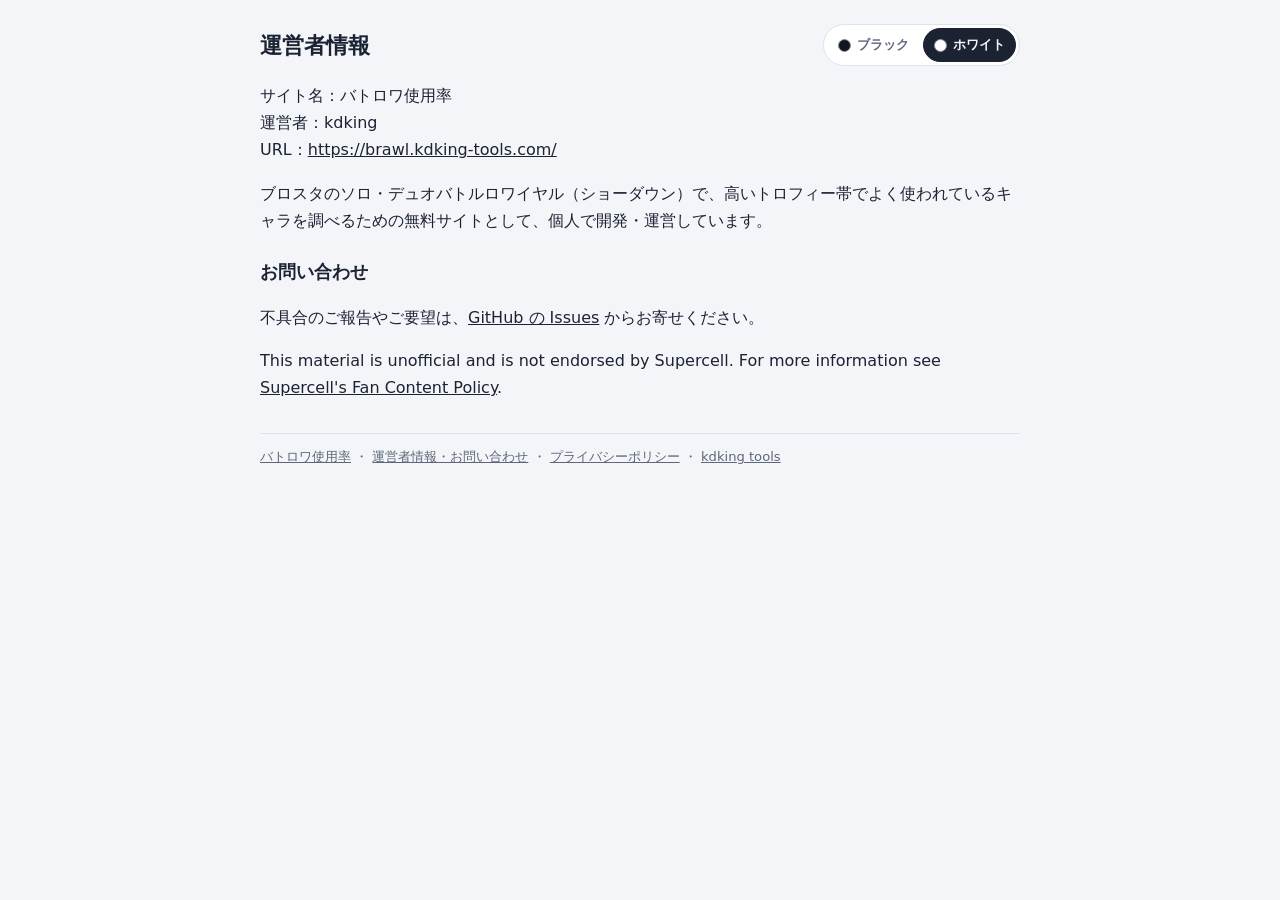
<file: site/about.html>
<!doctype html>
<html lang="ja">
<head>
<meta charset="utf-8">
<meta name="viewport" content="width=device-width, initial-scale=1">
<script src="theme.js"></script>
<link rel="stylesheet" href="theme.css">
<title>運営者情報・お問い合わせ | ブロスタ バトロワ使用率</title>
<meta name="description" content="ブロスタのバトルロワイヤル（ショーダウン）統計サイト「バトロワ使用率」の運営者情報とお問い合わせ先です。">
<link rel="canonical" href="https://brawl.kdking-tools.com/about.html">
<style>
body{margin:0;background:var(--bg);color:var(--fg);font-family:"Hiragino Sans","Yu Gothic",system-ui,sans-serif;line-height:1.7}
main{max-width:760px;margin:0 auto;padding:24px 16px 40px}
h1{font-size:1.4rem;margin:0 0 16px} h2{font-size:1.1rem;margin:24px 0 6px}
a{color:inherit} footer{font-size:.82rem;color:var(--muted);border-top:1px solid var(--line);padding-top:12px;margin-top:32px}
</style>
</head>
<body>
<main>
<header class="page-header">
<h1>運営者情報</h1>
<div class="theme-switch" data-theme-switch role="group" aria-label="カラーテーマ" hidden>
  <button type="button" data-set-theme="dark" aria-pressed="false"><span class="theme-swatch" aria-hidden="true"></span><span data-theme-label>ブラック</span></button>
  <button type="button" data-set-theme="light" aria-pressed="false"><span class="theme-swatch" aria-hidden="true"></span><span data-theme-label>ホワイト</span></button>
</div>
</header>
<p>サイト名：バトロワ使用率<br>運営者：kdking<br>URL：<a href="https://brawl.kdking-tools.com/">https://brawl.kdking-tools.com/</a></p>
<p>ブロスタのソロ・デュオバトルロワイヤル（ショーダウン）で、高いトロフィー帯でよく使われているキャラを調べるための無料サイトとして、個人で開発・運営しています。</p>
<h2>お問い合わせ</h2>
<p>不具合のご報告やご要望は、<a href="https://github.com/kodaka-yutaro/brawl-showdown/issues" rel="noopener">GitHub の Issues</a> からお寄せください。</p>
<p>This material is unofficial and is not endorsed by Supercell. For more information see <a href="https://www.supercell.com/fan-content-policy" rel="noopener">Supercell's Fan Content Policy</a>.</p>
<footer><a href="./">バトロワ使用率</a> ・ <a href="about.html">運営者情報・お問い合わせ</a> ・ <a href="privacy.html">プライバシーポリシー</a> ・ <a href="https://kdking-tools.com/">kdking tools</a></footer>
</main>
</body>
</html>
</file>
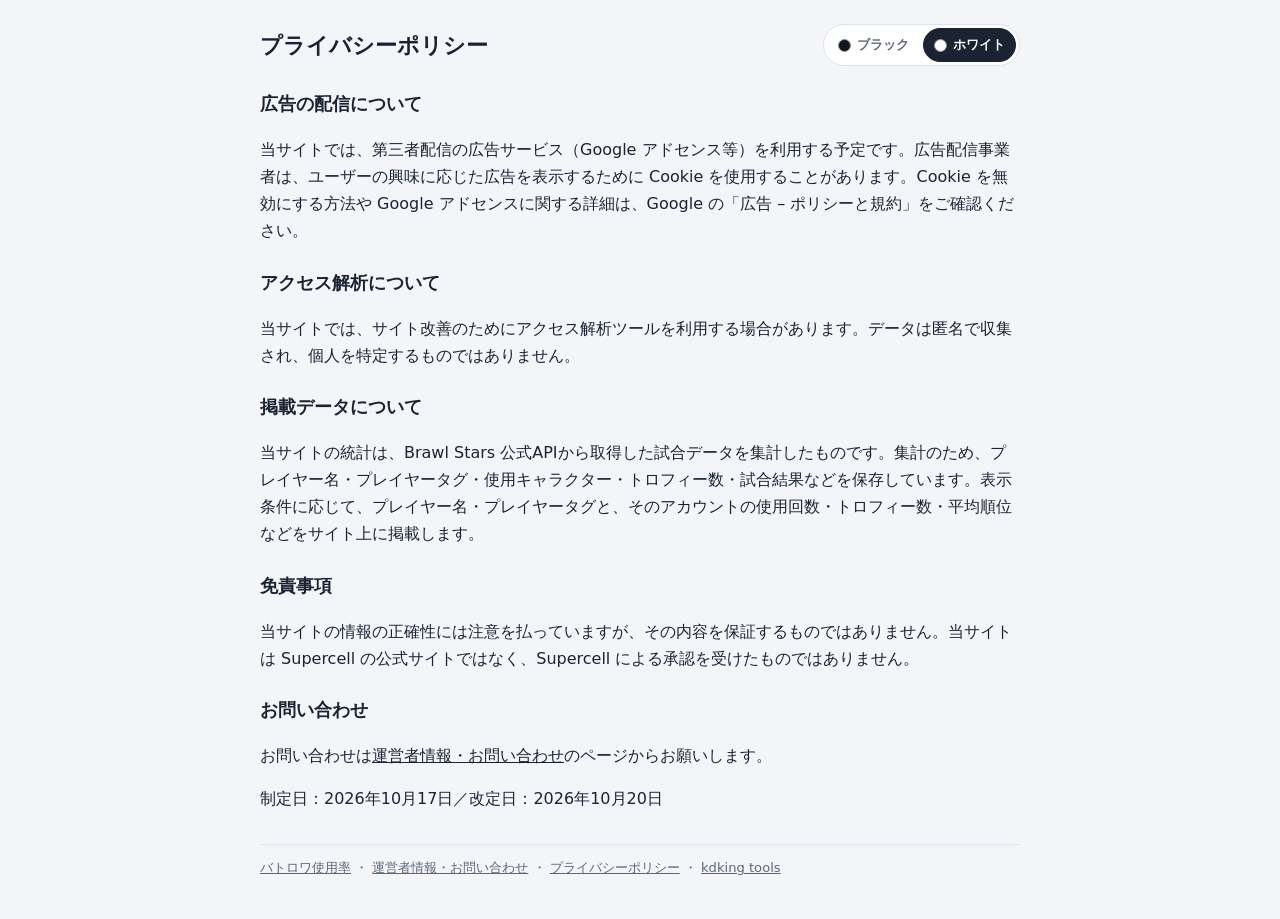
<file: site/privacy.html>
<!doctype html>
<html lang="ja">
<head>
<meta charset="utf-8">
<meta name="viewport" content="width=device-width, initial-scale=1">
<script src="theme.js"></script>
<link rel="stylesheet" href="theme.css">
<title>プライバシーポリシー | ブロスタ バトロワ使用率</title>
<link rel="canonical" href="https://brawl.kdking-tools.com/privacy.html">
<style>
body{margin:0;background:var(--bg);color:var(--fg);font-family:"Hiragino Sans","Yu Gothic",system-ui,sans-serif;line-height:1.7}
main{max-width:760px;margin:0 auto;padding:24px 16px 40px}
h1{font-size:1.4rem;margin:0 0 16px} h2{font-size:1.1rem;margin:24px 0 6px}
a{color:inherit} footer{font-size:.82rem;color:var(--muted);border-top:1px solid var(--line);padding-top:12px;margin-top:32px}
</style>
</head>
<body>
<main>
<header class="page-header">
<h1>プライバシーポリシー</h1>
<div class="theme-switch" data-theme-switch role="group" aria-label="カラーテーマ" hidden>
  <button type="button" data-set-theme="dark" aria-pressed="false"><span class="theme-swatch" aria-hidden="true"></span><span data-theme-label>ブラック</span></button>
  <button type="button" data-set-theme="light" aria-pressed="false"><span class="theme-swatch" aria-hidden="true"></span><span data-theme-label>ホワイト</span></button>
</div>
</header>
<h2>広告の配信について</h2>
<p>当サイトでは、第三者配信の広告サービス（Google アドセンス等）を利用する予定です。広告配信事業者は、ユーザーの興味に応じた広告を表示するために Cookie を使用することがあります。Cookie を無効にする方法や Google アドセンスに関する詳細は、Google の「広告 – ポリシーと規約」をご確認ください。</p>
<h2>アクセス解析について</h2>
<p>当サイトでは、サイト改善のためにアクセス解析ツールを利用する場合があります。データは匿名で収集され、個人を特定するものではありません。</p>
<h2>掲載データについて</h2>
<p>当サイトの統計は、Brawl Stars 公式APIから取得した試合データを集計したものです。集計のため、プレイヤー名・プレイヤータグ・使用キャラクター・トロフィー数・試合結果などを保存しています。表示条件に応じて、プレイヤー名・プレイヤータグと、そのアカウントの使用回数・トロフィー数・平均順位などをサイト上に掲載します。</p>
<h2>免責事項</h2>
<p>当サイトの情報の正確性には注意を払っていますが、その内容を保証するものではありません。当サイトは Supercell の公式サイトではなく、Supercell による承認を受けたものではありません。</p>
<h2>お問い合わせ</h2>
<p>お問い合わせは<a href="about.html">運営者情報・お問い合わせ</a>のページからお願いします。</p>
<p>制定日：2026年10月17日／改定日：2026年10月20日</p>
<footer><a href="./">バトロワ使用率</a> ・ <a href="about.html">運営者情報・お問い合わせ</a> ・ <a href="privacy.html">プライバシーポリシー</a> ・ <a href="https://kdking-tools.com/">kdking tools</a></footer>
</main>
</body>
</html>
</file>
<file: site/theme.css>
:root {
  color-scheme: light;
  --bg: #f3f5f9;
  --panel: #ffffff;
  --fg: #1b2333;
  --muted: #5d6779;
  --line: #dde2ec;
  --accent: #e2a500;
  --accent-ink: #2a1f00;
  --bar: #3b6fd8;
  --bar-soft: #dbe5fa;
}
@media (prefers-color-scheme: dark) {
  :root:not([data-theme="light"]) {
    color-scheme: dark;
    --bg: #12161f; --panel: #1b2130; --fg: #e8ecf4; --muted: #9aa4b8; --line: #2c3446;
    --accent: #f2b81c; --accent-ink: #1c1400; --bar: #6f9bf0; --bar-soft: #263451;
  }
}
:root[data-theme="dark"] {
  color-scheme: dark;
  --bg: #12161f; --panel: #1b2130; --fg: #e8ecf4; --muted: #9aa4b8; --line: #2c3446;
  --accent: #f2b81c; --accent-ink: #1c1400; --bar: #6f9bf0; --bar-soft: #263451;
}
.header-tools { display: flex; flex-wrap: wrap; align-items: center; gap: 10px 14px; }
.theme-switch {
  display: inline-flex; gap: 3px; padding: 3px; border: 1px solid var(--line);
  border-radius: 999px; background: var(--panel); flex: none;
}
.theme-switch[hidden] { display: none; }
.theme-switch button {
  display: inline-flex; align-items: center; justify-content: center; gap: 6px;
  min-height: 34px; padding: 4px 10px; border: 1px solid transparent; border-radius: 999px;
  background: transparent; color: var(--muted); font: inherit; font-size: .8rem;
  line-height: 1.4; font-weight: 700; white-space: nowrap; cursor: pointer;
}
.theme-switch button[aria-pressed="true"] { background: var(--fg); color: var(--bg); border-color: var(--fg); }
.theme-switch button:focus-visible { outline: 2px solid var(--accent); outline-offset: 2px; }
.theme-swatch { width: 11px; height: 11px; border: 1px solid #8b919c; border-radius: 50%; flex: none; }
[data-set-theme="dark"] .theme-swatch { background: #12161f; }
[data-set-theme="light"] .theme-swatch { background: #ffffff; }
.page-header { display: flex; flex-wrap: wrap; align-items: center; justify-content: space-between; gap: 12px 16px; margin-bottom: 16px; }
.page-header h1 { margin: 0; }
</file>
